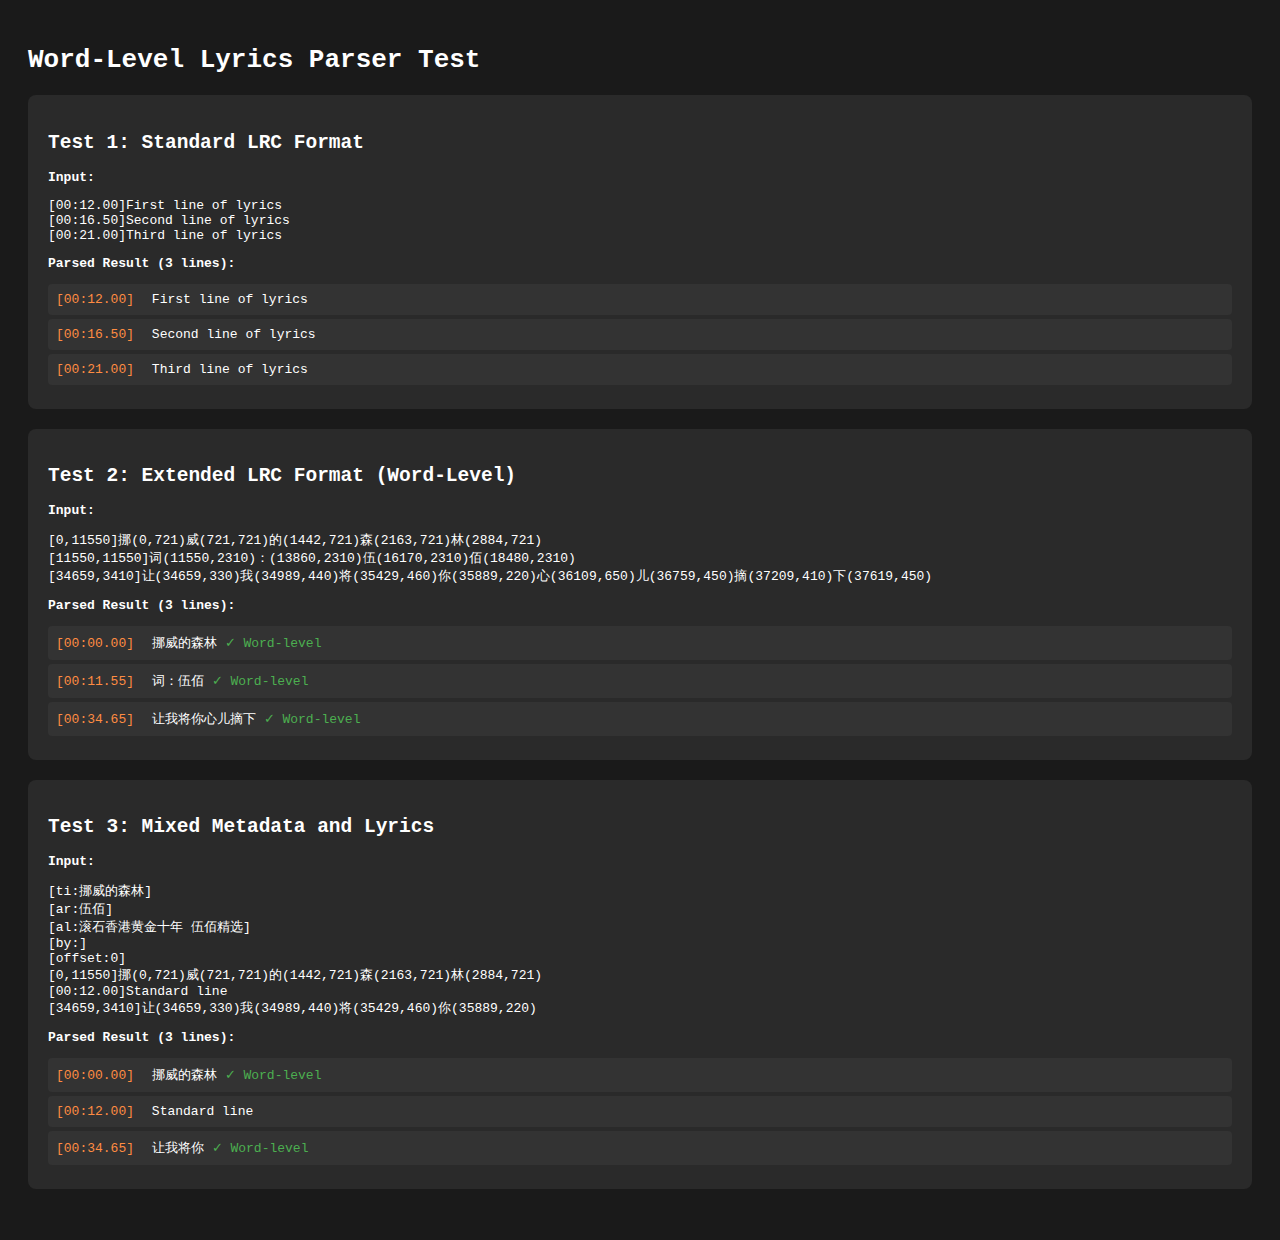
<file: test_word_level_lyrics.html>
<!DOCTYPE html>
<html lang="en">
<head>
    <meta charset="UTF-8">
    <meta name="viewport" content="width=device-width, initial-scale=1.0">
    <title>Word-Level Lyrics Parser Test</title>
    <style>
        body {
            font-family: monospace;
            padding: 20px;
            background: #1a1a1a;
            color: #fff;
        }
        .test-section {
            margin: 20px 0;
            padding: 20px;
            background: #2a2a2a;
            border-radius: 8px;
        }
        .lyrics-line {
            padding: 8px;
            margin: 4px 0;
            background: #333;
            border-radius: 4px;
        }
        .lyrics-timestamp {
            color: #ff8c42;
            margin-right: 10px;
        }
        .success {
            color: #4caf50;
        }
        .error {
            color: #f44336;
        }
    </style>
</head>
<body>
    <h1>Word-Level Lyrics Parser Test</h1>
    
    <div class="test-section">
        <h2>Test 1: Standard LRC Format</h2>
        <div id="test1"></div>
    </div>
    
    <div class="test-section">
        <h2>Test 2: Extended LRC Format (Word-Level)</h2>
        <div id="test2"></div>
    </div>
    
    <div class="test-section">
        <h2>Test 3: Mixed Metadata and Lyrics</h2>
        <div id="test3"></div>
    </div>

    <script>
        // Copy the parsing functions from app.js
        function parseLrcLyrics(content) {
            const lines = [];
            const lrcRegex = /\[(\d+):(\d{2})\.(\d{2,3})\](.*)/;
            const extendedLrcRegex = /\[(\d+),(\d+)\](.*)/;
            
            content.split('\n').forEach(line => {
                let match = line.match(lrcRegex);
                if (match) {
                    const minutes = parseInt(match[1]);
                    const seconds = parseInt(match[2]);
                    const centiseconds = parseInt(match[3]);
                    const time = minutes * 60 + seconds + centiseconds / (match[3].length === 3 ? 1000 : 100);
                    const timestamp = `${match[1]}:${match[2]}.${match[3]}`;
                    let text = match[4].trim();
                    
                    const hasWordTiming = /\((\d+),(\d+)\)/.test(text);
                    
                    if (hasWordTiming) {
                        text = parseWordLevelLyrics(text);
                    }
                    
                    lines.push({ time, timestamp, text, hasWordTiming });
                } else {
                    match = line.match(extendedLrcRegex);
                    if (match) {
                        const offset = parseInt(match[1]);
                        const duration = parseInt(match[2]);
                        const time = offset / 1000;
                        const timestamp = formatTimestamp(time);
                        let text = match[3].trim();
                        
                        const hasWordTiming = /\((\d+),(\d+)\)/.test(text);
                        if (hasWordTiming) {
                            text = parseWordLevelLyrics(text);
                        }
                        
                        lines.push({ time, timestamp, text, hasWordTiming });
                    } else if (line.trim() && !line.startsWith('[ti:') && !line.startsWith('[ar:') && 
                               !line.startsWith('[al:') && !line.startsWith('[by:') && !line.startsWith('[offset:')) {
                        lines.push({ time: -1, timestamp: null, text: line.trim(), hasWordTiming: false });
                    }
                }
            });
            
            return lines;
        }

        function parseWordLevelLyrics(text) {
            return text.replace(/(\S+?)\((\d+),(\d+)\)/g, '$1')
                       .replace(/\s+/g, ' ')
                       .trim();
        }

        function formatTimestamp(seconds) {
            const mins = Math.floor(seconds / 60);
            const secs = Math.floor(seconds % 60);
            const cs = Math.floor((seconds % 1) * 100);
            return `${mins.toString().padStart(2, '0')}:${secs.toString().padStart(2, '0')}.${cs.toString().padStart(2, '0')}`;
        }

        // Test cases
        const test1 = `[00:12.00]First line of lyrics
[00:16.50]Second line of lyrics
[00:21.00]Third line of lyrics`;

        const test2 = `[0,11550]挪(0,721)威(721,721)的(1442,721)森(2163,721)林(2884,721)
[11550,11550]词(11550,2310)：(13860,2310)伍(16170,2310)佰(18480,2310)
[34659,3410]让(34659,330)我(34989,440)将(35429,460)你(35889,220)心(36109,650)儿(36759,450)摘(37209,410)下(37619,450)`;

        const test3 = `[ti:挪威的森林]
[ar:伍佰]
[al:滚石香港黄金十年 伍佰精选]
[by:]
[offset:0]
[0,11550]挪(0,721)威(721,721)的(1442,721)森(2163,721)林(2884,721)
[00:12.00]Standard line
[34659,3410]让(34659,330)我(34989,440)将(35429,460)你(35889,220)`;

        function runTest(testId, content) {
            const result = parseLrcLyrics(content);
            const container = document.getElementById(testId);
            
            container.innerHTML = `
                <p><strong>Input:</strong></p>
                <pre>${content}</pre>
                <p><strong>Parsed Result (${result.length} lines):</strong></p>
                ${result.map(line => `
                    <div class="lyrics-line">
                        ${line.timestamp ? `<span class="lyrics-timestamp">[${line.timestamp}]</span>` : ''}
                        <span>${line.text}</span>
                        ${line.hasWordTiming ? ' <span class="success">✓ Word-level</span>' : ''}
                    </div>
                `).join('')}
            `;
        }

        // Run tests
        runTest('test1', test1);
        runTest('test2', test2);
        runTest('test3', test3);
    </script>
</body>
</html>
</file>
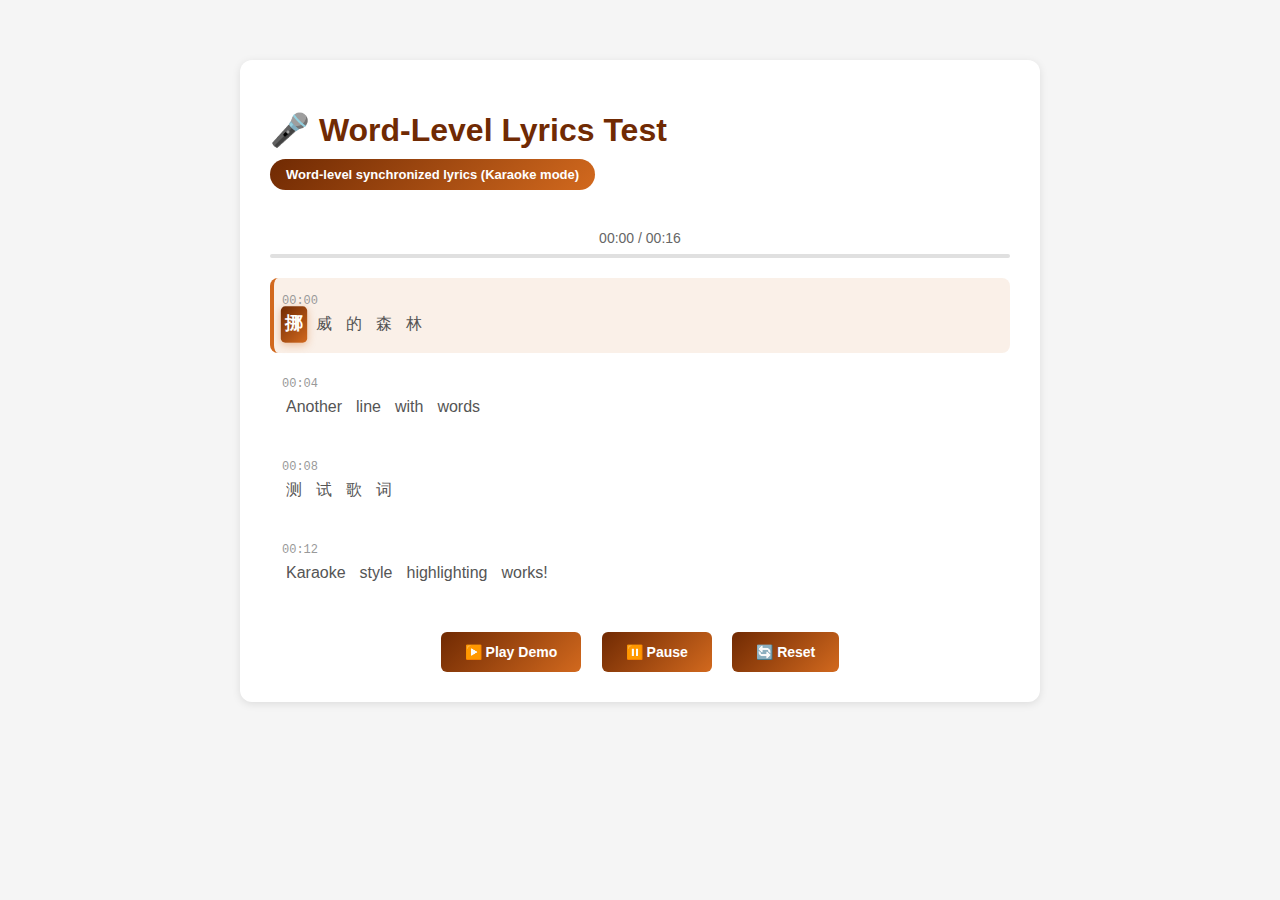
<file: static-legacy/test_word_level_lyrics.html>
<!DOCTYPE html>
<html lang="en">
<head>
    <meta charset="UTF-8">
    <meta name="viewport" content="width=device-width, initial-scale=1.0">
    <title>Word-Level Lyrics Test</title>
    <style>
        body {
            font-family: -apple-system, BlinkMacSystemFont, 'Segoe UI', Roboto, sans-serif;
            max-width: 800px;
            margin: 40px auto;
            padding: 20px;
            background: #f5f5f5;
        }
        
        .container {
            background: white;
            border-radius: 12px;
            padding: 30px;
            box-shadow: 0 2px 8px rgba(0,0,0,0.1);
        }
        
        h1 {
            color: #702A03;
            margin-bottom: 10px;
        }
        
        .format-badge {
            background: linear-gradient(135deg, #702A03 0%, #D2691E 100%);
            color: white;
            padding: 8px 16px;
            border-radius: 20px;
            font-size: 13px;
            font-weight: 600;
            display: inline-block;
            margin-bottom: 20px;
        }
        
        .lyrics-line {
            padding: 12px;
            margin: 8px 0;
            border-radius: 8px;
            transition: background 0.3s ease;
        }
        
        .lyrics-line.active {
            background: rgba(210, 105, 30, 0.1);
            border-left: 4px solid #D2691E;
            padding-left: 8px;
        }
        
        .lyrics-timestamp {
            color: #999;
            font-size: 12px;
            font-family: 'Courier New', monospace;
            margin-right: 12px;
            min-width: 60px;
            display: inline-block;
        }
        
        .word-level-text {
            display: flex;
            flex-wrap: wrap;
            gap: 6px;
            line-height: 1.8;
        }
        
        .lyrics-word {
            display: inline-block;
            padding: 2px 4px;
            border-radius: 4px;
            transition: all 0.15s ease;
            color: #555;
            font-weight: 500;
            cursor: pointer;
        }
        
        .lyrics-word.active {
            background: linear-gradient(135deg, #702A03 0%, #D2691E 100%);
            color: white;
            font-weight: 700;
            transform: scale(1.1);
            box-shadow: 0 2px 8px rgba(210, 105, 30, 0.4);
            z-index: 1;
        }
        
        .lyrics-word.sung {
            color: #999;
            opacity: 0.7;
        }
        
        .controls {
            margin-top: 30px;
            text-align: center;
        }
        
        button {
            background: linear-gradient(135deg, #702A03 0%, #D2691E 100%);
            color: white;
            border: none;
            padding: 12px 24px;
            border-radius: 6px;
            font-size: 14px;
            font-weight: 600;
            cursor: pointer;
            margin: 0 8px;
            transition: transform 0.2s;
        }
        
        button:hover {
            transform: translateY(-2px);
        }
        
        .progress {
            margin: 20px 0;
            text-align: center;
            color: #666;
            font-size: 14px;
        }
        
        .progress-bar {
            width: 100%;
            height: 4px;
            background: #e0e0e0;
            border-radius: 2px;
            margin-top: 8px;
            overflow: hidden;
        }
        
        .progress-fill {
            height: 100%;
            background: linear-gradient(135deg, #702A03 0%, #D2691E 100%);
            width: 0%;
            transition: width 0.1s linear;
        }
    </style>
</head>
<body>
    <div class="container">
        <h1>🎤 Word-Level Lyrics Test</h1>
        <div class="format-badge">Word-level synchronized lyrics (Karaoke mode)</div>
        
        <div class="progress">
            <span id="currentTime">00:00</span> / <span id="totalTime">00:16</span>
            <div class="progress-bar">
                <div class="progress-fill" id="progressFill"></div>
            </div>
        </div>
        
        <div id="lyricsDisplay"></div>
        
        <div class="controls">
            <button onclick="startDemo()">▶️ Play Demo</button>
            <button onclick="pauseDemo()">⏸️ Pause</button>
            <button onclick="resetDemo()">🔄 Reset</button>
        </div>
    </div>
    
    <script>
        // Sample word-level lyrics (QQ Music format)
        const testLyrics = [
            {
                time: 0,
                timestamp: "00:00",
                words: [
                    { word: "挪", time: 0, duration: 0.721 },
                    { word: "威", time: 0.721, duration: 0.721 },
                    { word: "的", time: 1.442, duration: 0.721 },
                    { word: "森", time: 2.163, duration: 0.721 },
                    { word: "林", time: 2.884, duration: 0.721 }
                ]
            },
            {
                time: 4,
                timestamp: "00:04",
                words: [
                    { word: "Another", time: 4, duration: 0.5 },
                    { word: "line", time: 4.5, duration: 0.5 },
                    { word: "with", time: 5, duration: 0.3 },
                    { word: "words", time: 5.3, duration: 0.4 }
                ]
            },
            {
                time: 8,
                timestamp: "00:08",
                words: [
                    { word: "测", time: 8, duration: 0.8 },
                    { word: "试", time: 8.8, duration: 0.8 },
                    { word: "歌", time: 9.6, duration: 0.8 },
                    { word: "词", time: 10.4, duration: 0.8 }
                ]
            },
            {
                time: 12,
                timestamp: "00:12",
                words: [
                    { word: "Karaoke", time: 12, duration: 0.7 },
                    { word: "style", time: 12.7, duration: 0.5 },
                    { word: "highlighting", time: 13.2, duration: 0.9 },
                    { word: "works!", time: 14.1, duration: 0.6 }
                ]
            }
        ];
        
        let currentTime = 0;
        let animationId = null;
        let isPaused = false;
        let lastTimestamp = null;
        const totalDuration = 16; // seconds
        
        // Render lyrics
        function renderLyrics() {
            const display = document.getElementById('lyricsDisplay');
            display.innerHTML = testLyrics.map((line, lineIndex) => {
                const wordsHtml = line.words.map((word, wordIndex) => 
                    `<span class="lyrics-word" data-time="${word.time}" data-duration="${word.duration}" data-line="${lineIndex}" data-word="${wordIndex}">${word.word}</span>`
                ).join('');
                
                return `
                    <div class="lyrics-line" data-time="${line.time}" data-line="${lineIndex}">
                        <span class="lyrics-timestamp">${line.timestamp}</span>
                        <span class="word-level-text">${wordsHtml}</span>
                    </div>
                `;
            }).join('');
        }
        
        // Update highlighting based on current time
        function updateHighlighting(time) {
            // Find current line
            let currentLineIndex = -1;
            for (let i = testLyrics.length - 1; i >= 0; i--) {
                if (time >= testLyrics[i].time) {
                    currentLineIndex = i;
                    break;
                }
            }
            
            // Update line highlighting
            document.querySelectorAll('.lyrics-line').forEach((line, index) => {
                if (index === currentLineIndex) {
                    line.classList.add('active');
                } else {
                    line.classList.remove('active');
                }
            });
            
            // Update word highlighting
            if (currentLineIndex >= 0) {
                const currentLine = testLyrics[currentLineIndex];
                currentLine.words.forEach((word, wordIndex) => {
                    const wordElement = document.querySelector(
                        `[data-line="${currentLineIndex}"][data-word="${wordIndex}"]`
                    );
                    
                    if (!wordElement) return;
                    
                    if (time >= word.time && time < word.time + word.duration) {
                        // Currently singing
                        wordElement.classList.add('active');
                        wordElement.classList.remove('sung');
                    } else if (time >= word.time + word.duration) {
                        // Already sung
                        wordElement.classList.remove('active');
                        wordElement.classList.add('sung');
                    } else {
                        // Not yet sung
                        wordElement.classList.remove('active', 'sung');
                    }
                });
                
                // Clear previous lines
                for (let i = 0; i < currentLineIndex; i++) {
                    const words = document.querySelectorAll(`[data-line="${i}"] .lyrics-word`);
                    words.forEach(w => {
                        w.classList.remove('active');
                        w.classList.add('sung');
                    });
                }
            }
            
            // Update progress
            const progress = (time / totalDuration) * 100;
            document.getElementById('progressFill').style.width = progress + '%';
            document.getElementById('currentTime').textContent = formatTime(time);
        }
        
        // Animation loop
        function animate(timestamp) {
            if (isPaused) return;
            
            if (lastTimestamp === null) {
                lastTimestamp = timestamp;
            }
            
            const deltaTime = (timestamp - lastTimestamp) / 1000; // Convert to seconds
            lastTimestamp = timestamp;
            
            currentTime += deltaTime;
            
            if (currentTime >= totalDuration) {
                currentTime = totalDuration;
                isPaused = true;
            }
            
            updateHighlighting(currentTime);
            
            if (currentTime < totalDuration) {
                animationId = requestAnimationFrame(animate);
            }
        }
        
        // Control functions
        function startDemo() {
            if (currentTime >= totalDuration) {
                resetDemo();
            }
            isPaused = false;
            lastTimestamp = null;
            animationId = requestAnimationFrame(animate);
        }
        
        function pauseDemo() {
            isPaused = true;
            if (animationId) {
                cancelAnimationFrame(animationId);
                animationId = null;
            }
            lastTimestamp = null;
        }
        
        function resetDemo() {
            pauseDemo();
            currentTime = 0;
            updateHighlighting(0);
            document.getElementById('currentTime').textContent = '00:00';
            document.getElementById('progressFill').style.width = '0%';
        }
        
        // Format time as MM:SS
        function formatTime(seconds) {
            const mins = Math.floor(seconds / 60);
            const secs = Math.floor(seconds % 60);
            return `${mins.toString().padStart(2, '0')}:${secs.toString().padStart(2, '0')}`;
        }
        
        // Initialize
        renderLyrics();
        updateHighlighting(0);
    </script>
</body>
</html>
</file>
